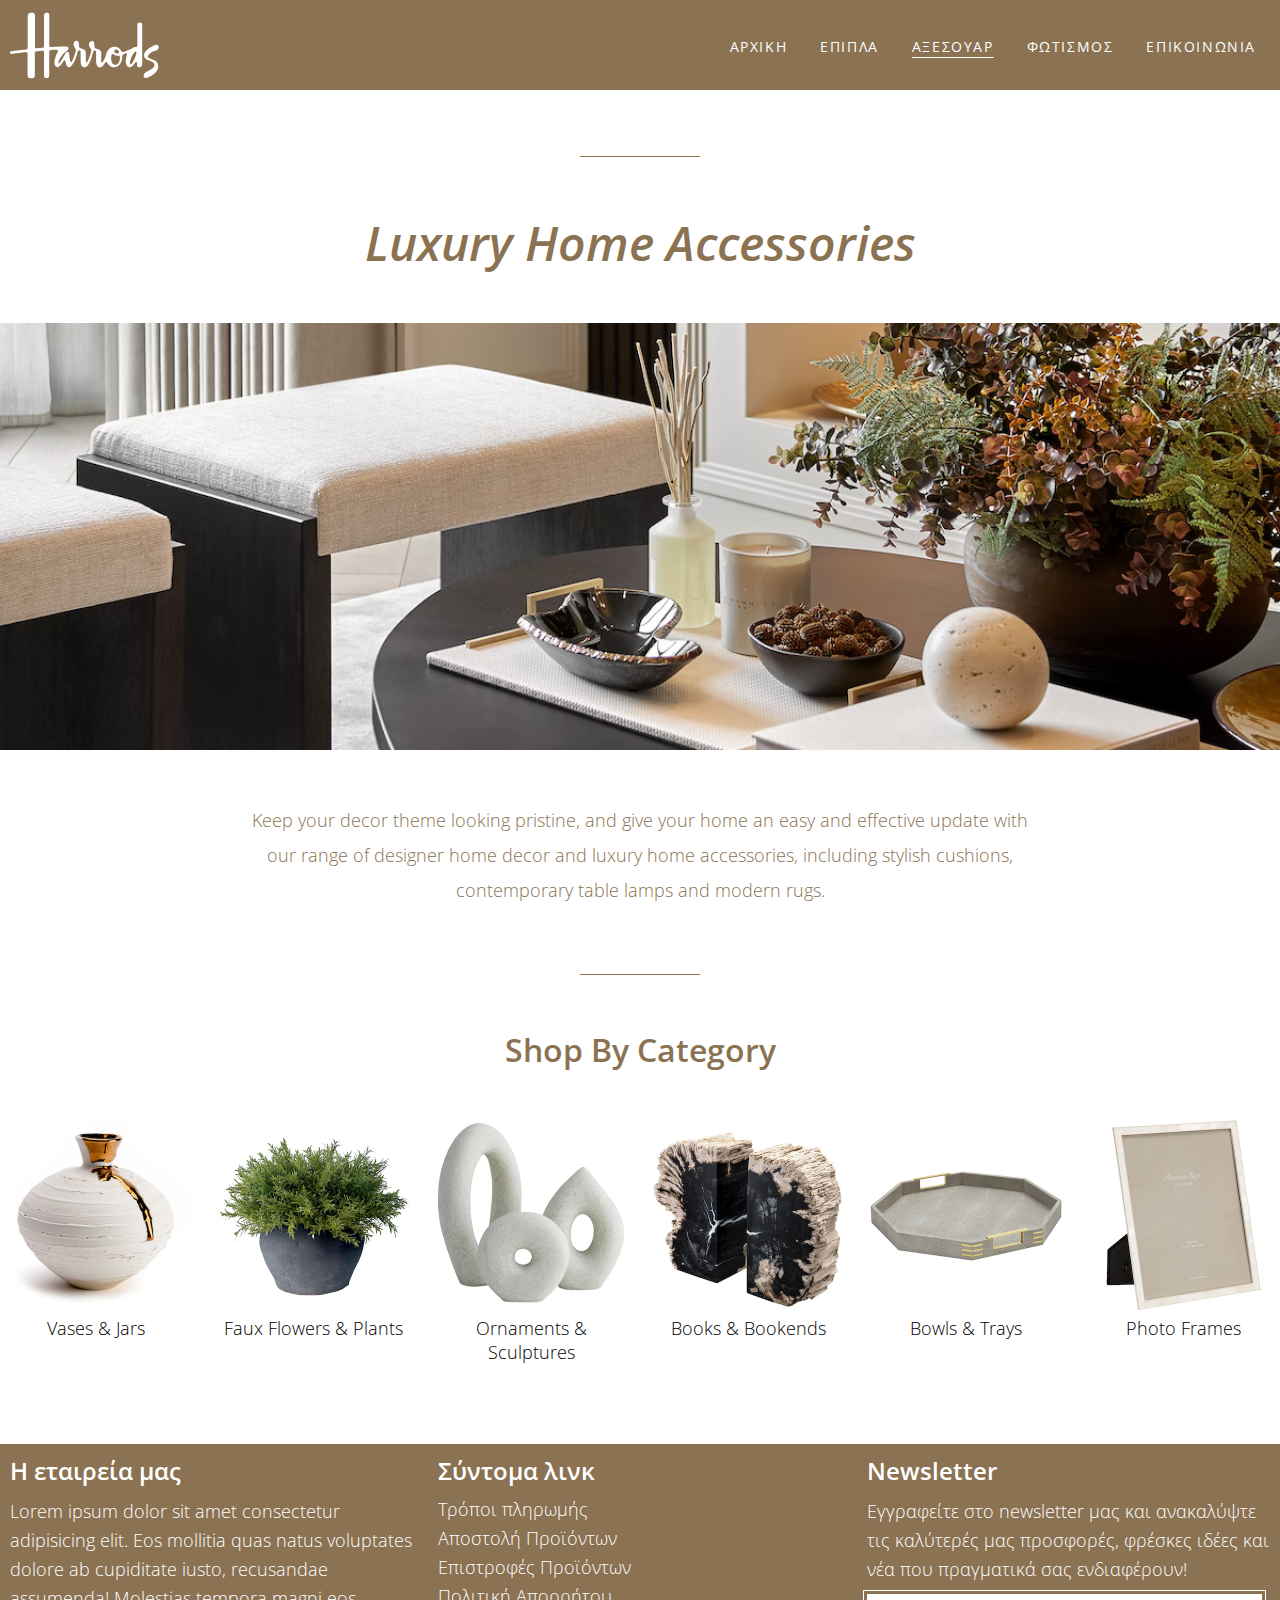
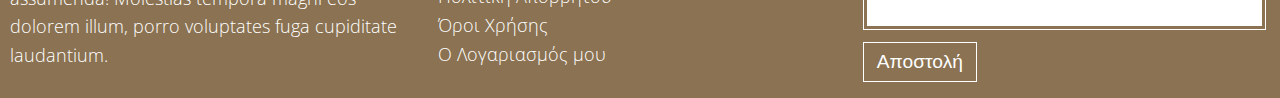
<file: accessories.html>
<!DOCTYPE html>
<html lang="en">
<head>
    <meta charset="UTF-8">
    <meta http-equiv="X-UA-Compatible" content="IE=edge">
    <meta name="viewport" content="width=device-width, initial-scale=1.0">
    <link defer href="https://fonts.googleapis.com/css?family=Open+Sans:300,400,600" rel="stylesheet">
    <link rel="stylesheet" href="css/main.css">
    <title>New Brand | Luxury Home Accessories</title>
</head>
<body>

    <div id="wrapper">
        <header>
            <div id = "logo">
                <a href="home.html"><img src="images/harrods.svg"></a>
            </div>
            <nav>
                <a href="home.html">ΑΡΧΙΚΗ</a>
                <a href="furnitures.html">ΕΠΙΠΛΑ</a>
                <a class = "active" href="accessories.html">ΑΞΕΣΟΥΑΡ</a>
                <a href="lighting.html">ΦΩΤΙΣΜΟΣ</a>
                <a href="contact.html">ΕΠΙΚΟΙΝΩΝΙΑ</a>
            </nav>
        </header>

        <main id = "accessories">
            <section class = "page-top">
                <span></span>
                <h1>Luxury Home Accessories</h1>
                <img src="images/luxury-accessories.webp" alt="">
                <p>Keep your decor theme looking pristine, and give your home an easy and effective update with our range of designer home decor and luxury home accessories, including stylish cushions, contemporary table lamps and modern rugs.</p>
                <span></span>
            </section>

            <h2 class = "cateory-title">Shop By Category</h2>
            
            <section class = "shop-by-category">
                <figure>
                    <img src="images/vases-jars.webp" alt="">
                    <figcaption>Vases & Jars</figcaption>
                </figure>
                <figure>
                    <img src="images/faux-flowers-plants.webp" alt="">
                    <figcaption>Faux Flowers & Plants</figcaption>
                </figure><figure>
                    <img src="images/ornaments-sculptures.webp" alt="">
                    <figcaption>Ornaments & Sculptures</figcaption>
                </figure><figure>
                    <img src="images/books-bookends.webp" alt="">
                    <figcaption>Books & Bookends</figcaption>
                </figure><figure>
                    <img src="images/bowls-trays.webp" alt="">
                    <figcaption>Bowls & Trays</figcaption>
                </figure><figure>
                    <img src="images/photo-frames.webp" alt="">
                    <figcaption>Photo Frames</figcaption>
                </figure>
            </section>
        </main>

        <footer class = "row3">
            <div>
                <h3>Η εταιρεία μας</h3>
                <p>Lorem ipsum dolor sit amet consectetur adipisicing elit. Eos mollitia quas natus voluptates dolore ab cupiditate iusto, recusandae assumenda! Molestias tempora magni eos dolorem illum, porro voluptates fuga cupiditate laudantium.</p>
            </div>

            <div>
                <h3>Σύντομα λινκ</h3>
                <a href="#">Τρόποι πληρωμής</a>
                <!-- <a href="/πολιτικη-ποιοτητας">Πολιτική Ποιότητας</a> -->
                <a href="#">Αποστολή Προϊόντων</a>
                <!-- <a href="/δικαιωμα-υπαναχωρησης">Δικαίωμα υπαναχώρησης</a> -->
                <!-- <a href="κωδικας-δεοντολογιας">Κώδικας Δεοντολογίας</a> -->
                <a href="#">Επιστροφές Προϊόντων</a>
                <a href="#">Πολιτική Απορρήτου</a>
                <a href="#">Όροι Χρήσης</a>
                <a href="#">Ο Λογαριασμός μου</a>
            </div>

            <div>
                <h3>Newsletter</h3>
                <p>Εγγραφείτε στο newsletter μας και ανακαλύψτε τις καλύτερές μας προσφορές, φρέσκες ιδέες και νέα που πραγματικά σας ενδιαφέρουν!</p>
                <form class = "newsletter">
                    <input type="email">
                    <input type="submit" value="Αποστολή">
                </form>
            </div>
        </footer>
    </div>

</body>
</html>
</file>
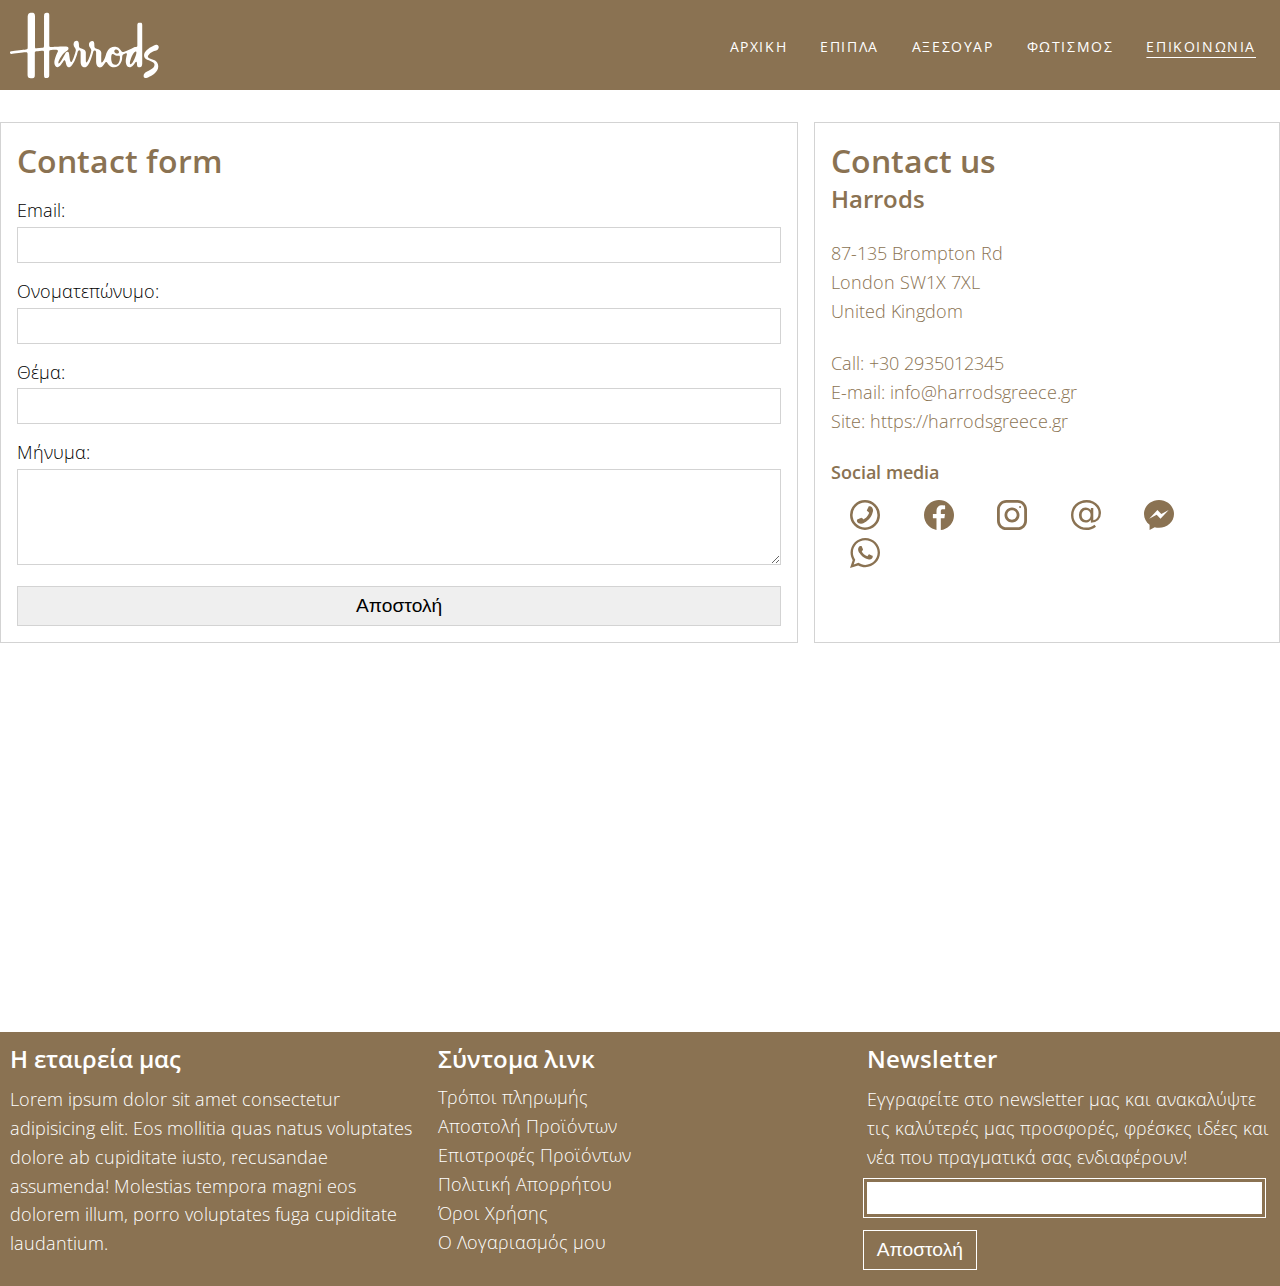
<file: contact.html>
<!DOCTYPE html>
<html lang="en">
<head>
    <meta charset="UTF-8">
    <meta http-equiv="X-UA-Compatible" content="IE=edge">
    <meta name="viewport" content="width=device-width, initial-scale=1.0">
    <link defer href="https://fonts.googleapis.com/css?family=Open+Sans:300,400,600" rel="stylesheet">
    <link rel="stylesheet" href="css/main.css">
    <link rel="stylesheet" href="css/contact.css">
    <title>New Brand | Home page</title>
</head>
<body>

    <div id="wrapper">
        <header>
            <div id = "logo">
                <a href="home.html"><img src="images/harrods.svg"></a>
            </div>
            <nav>
                <a href="home.html">ΑΡΧΙΚΗ</a>
                <a href="furnitures.html">ΕΠΙΠΛΑ</a>
                <a href="accessories.html">ΑΞΕΣΟΥΑΡ</a>
                <a href="lighting.html">ΦΩΤΙΣΜΟΣ</a>
                <a class = "active" href="contact.html">ΕΠΙΚΟΙΝΩΝΙΑ</a>
            </nav>
        </header>

        <main id = "contact">
            <section>
                <form action="#" method="post">
                    <h2>Contact form</h2>
                    <label>Email: </label>
                    <input type="email" name="your-email" value=""/>
                    <label>Ονοματεπώνυμο: </label>
                    <input type="text" name="your-name" value=""/>
                    <label>Θέμα: </label>
                    <input type="text" name="your-subject" value="" />
                    <label>Μήνυμα: </label>
                    <textarea name="your-message"></textarea>
                    <input type="submit" value="Αποστολή"/>
                </form>

                <div>
                    <h2>Contact us</h2>
                    <h3>Harrods</h3>
                    <br>
                    <p>87-135 Brompton Rd</p>
                    <p>London SW1X 7XL</p>
                    <p>United Kingdom</p>
                    <br>
                    <p>Call: +30 2935012345</p>
                    <p>E-mail: info@harrodsgreece.gr</p>
                    <p>Site: https://harrodsgreece.gr</p>
                    <br>
                    <h4>Social media</h4>
                    <p class = "social">
                        <a href="tel:+30 2935012345">
                            <img src="images/tel.svg">
                        </a>
                        <a href="https://www.facebook.com/luxurysantorinitour" target="_blank">
                            <img src="images/facebook.svg">
                        </a>
                        <a href="https://www.instagram.com/luxurysantorinitour" target="_blank">
                            <img src="images/instagram.svg">
                        </a>
                        <a href="mailto:booking@luxurysantorinitour.com" target="_blank">
                            <img src="images/email.svg">
                        </a>
                        <a href="mailto:booking@luxurysantorinitour.com" target="_blank">
                            <img src="images/messenger.svg">
                        </a>  
                        <a href="mailto:booking@luxurysantorinitour.com" target="_blank">
                            <img src="images/whatsapp.svg">
                        </a>                 
                    </p>
                </div>
            </section>

            <section>
                <iframe src="https://www.google.com/maps/embed?pb=!1m16!1m12!1m3!1d19871.78123078048!2d-0.1636249631844569!3d51.495369310117525!2m3!1f0!2f0!3f0!3m2!1i1024!2i768!4f13.1!2m1!1sharrods%20london!5e0!3m2!1sel!2sgr!4v1672743223206!5m2!1sel!2sgr" allowfullscreen="" loading="lazy" referrerpolicy="no-referrer-when-downgrade"></iframe>
            </section>

        </main>

        <footer class = "row3">
            <div>
                <h3>Η εταιρεία μας</h3>
                <p>Lorem ipsum dolor sit amet consectetur adipisicing elit. Eos mollitia quas natus voluptates dolore ab cupiditate iusto, recusandae assumenda! Molestias tempora magni eos dolorem illum, porro voluptates fuga cupiditate laudantium.</p>
            </div>

            <div>
                <h3>Σύντομα λινκ</h3>
                <a href="#">Τρόποι πληρωμής</a>
                <!-- <a href="/πολιτικη-ποιοτητας">Πολιτική Ποιότητας</a> -->
                <a href="#">Αποστολή Προϊόντων</a>
                <!-- <a href="/δικαιωμα-υπαναχωρησης">Δικαίωμα υπαναχώρησης</a> -->
                <!-- <a href="κωδικας-δεοντολογιας">Κώδικας Δεοντολογίας</a> -->
                <a href="#">Επιστροφές Προϊόντων</a>
                <a href="#">Πολιτική Απορρήτου</a>
                <a href="#">Όροι Χρήσης</a>
                <a href="#">Ο Λογαριασμός μου</a>
            </div>

            <div>
                <h3>Newsletter</h3>
                <p>Εγγραφείτε στο newsletter μας και ανακαλύψτε τις καλύτερές μας προσφορές, φρέσκες ιδέες και νέα που πραγματικά σας ενδιαφέρουν!</p>
                <form class = "newsletter">
                    <input type="email">
                    <input type="submit" value="Αποστολή">
                </form>
            </div>
        </footer>
    </div>

</body>
</html>
</file>
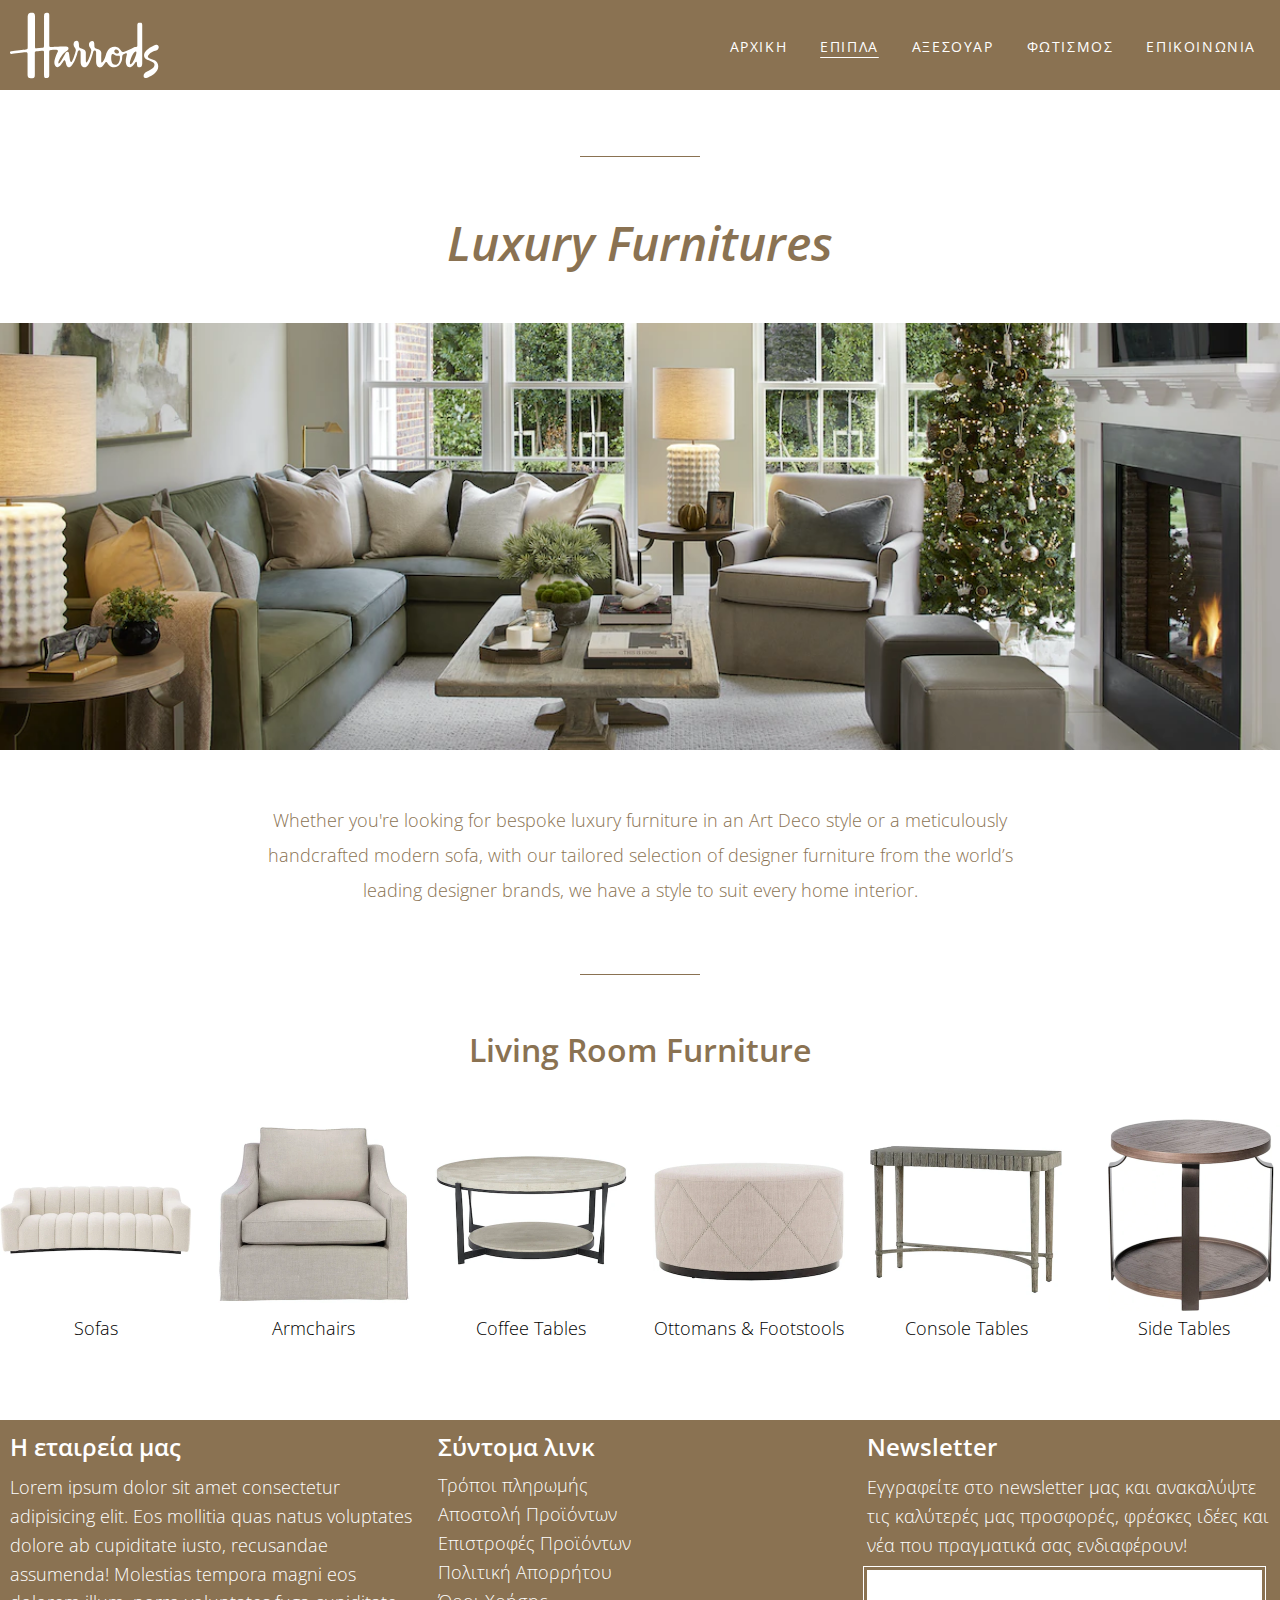
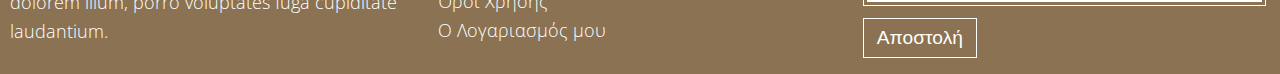
<file: furnitures.html>
<!DOCTYPE html>
<html lang="en">
<head>
    <meta charset="UTF-8">
    <meta http-equiv="X-UA-Compatible" content="IE=edge">
    <meta name="viewport" content="width=device-width, initial-scale=1.0">
    <link defer href="https://fonts.googleapis.com/css?family=Open+Sans:300,400,600" rel="stylesheet">
    <link rel="stylesheet" href="css/main.css">
    <title>New Brand | Luxury Furnitures</title>
</head>
<body>
    <div id="wrapper">
        <header>
            <div id = "logo">
                <a href="home.html"><img src="images/harrods.svg"></a>
            </div>
            <nav>
                <a href="home.html">ΑΡΧΙΚΗ</a>
                <a class = "active" href="furnitures.html">ΕΠΙΠΛΑ</a>
                <a href="accessories.html">ΑΞΕΣΟΥΑΡ</a>
                <a href="lighting.html">ΦΩΤΙΣΜΟΣ</a>
                <a href="contact.html">ΕΠΙΚΟΙΝΩΝΙΑ</a>
            </nav>
        </header>

        <main id = "furnitures">
            <section class = "page-top">
                <span></span>
                <h1>Luxury Furnitures</h1>
                <img src="images/page-top-furniture.webp" alt="">
                <p>Whether you're looking for bespoke luxury furniture in an Art Deco style or a meticulously handcrafted modern sofa, with our tailored selection of designer furniture from the world’s leading designer brands, we have a style to suit every home interior.</p>
                <span></span>
            </section>
            
            <h2 class="cateory-title">Living Room Furniture</h2>
            
            <section class="shop-by-category">
                <figure>
                    <img src="images/furnitures/sofas.webp" alt="">
                    <figcaption>Sofas</figcaption>
                </figure>
                <figure>
                    <img src="images/furnitures/armchairs.webp" alt="">
                    <figcaption>Armchairs</figcaption>
                </figure>
                <figure>
                    <img src="images/furnitures/coffee-tables.webp" alt="">
                    <figcaption>Coffee Tables</figcaption>
                </figure>
                <figure>
                    <img src="images/furnitures/footstools.webp" alt="">
                    <figcaption>Ottomans & Footstools</figcaption>
                </figure>
                <figure>
                    <img src="images/furnitures/console-tables.webp" alt="">
                    <figcaption>Console Tables</figcaption>
                </figure>
                <figure>
                    <img src="images/furnitures/side-tables.webp" alt="">
                    <figcaption>Side Tables</figcaption>
                </figure>
            </section>
            </main>

        </main>

        <footer class = "row3">
            <div>
                <h3>Η εταιρεία μας</h3>
                <p>Lorem ipsum dolor sit amet consectetur adipisicing elit. Eos mollitia quas natus voluptates dolore ab cupiditate iusto, recusandae assumenda! Molestias tempora magni eos dolorem illum, porro voluptates fuga cupiditate laudantium.</p>
            </div>

            <div>
                <h3>Σύντομα λινκ</h3>
                <a href="#">Τρόποι πληρωμής</a>
                <!-- <a href="/πολιτικη-ποιοτητας">Πολιτική Ποιότητας</a> -->
                <a href="#">Αποστολή Προϊόντων</a>
                <!-- <a href="/δικαιωμα-υπαναχωρησης">Δικαίωμα υπαναχώρησης</a> -->
                <!-- <a href="κωδικας-δεοντολογιας">Κώδικας Δεοντολογίας</a> -->
                <a href="#">Επιστροφές Προϊόντων</a>
                <a href="#">Πολιτική Απορρήτου</a>
                <a href="#">Όροι Χρήσης</a>
                <a href="#">Ο Λογαριασμός μου</a>
            </div>

            <div>
                <h3>Newsletter</h3>
                <p>Εγγραφείτε στο newsletter μας και ανακαλύψτε τις καλύτερές μας προσφορές, φρέσκες ιδέες και νέα που πραγματικά σας ενδιαφέρουν!</p>
                <form class = "newsletter">
                    <input type="email">
                    <input type="submit" value="Αποστολή">
                </form>
            </div>
        </footer>
    </div>

</body>
</html>
</file>
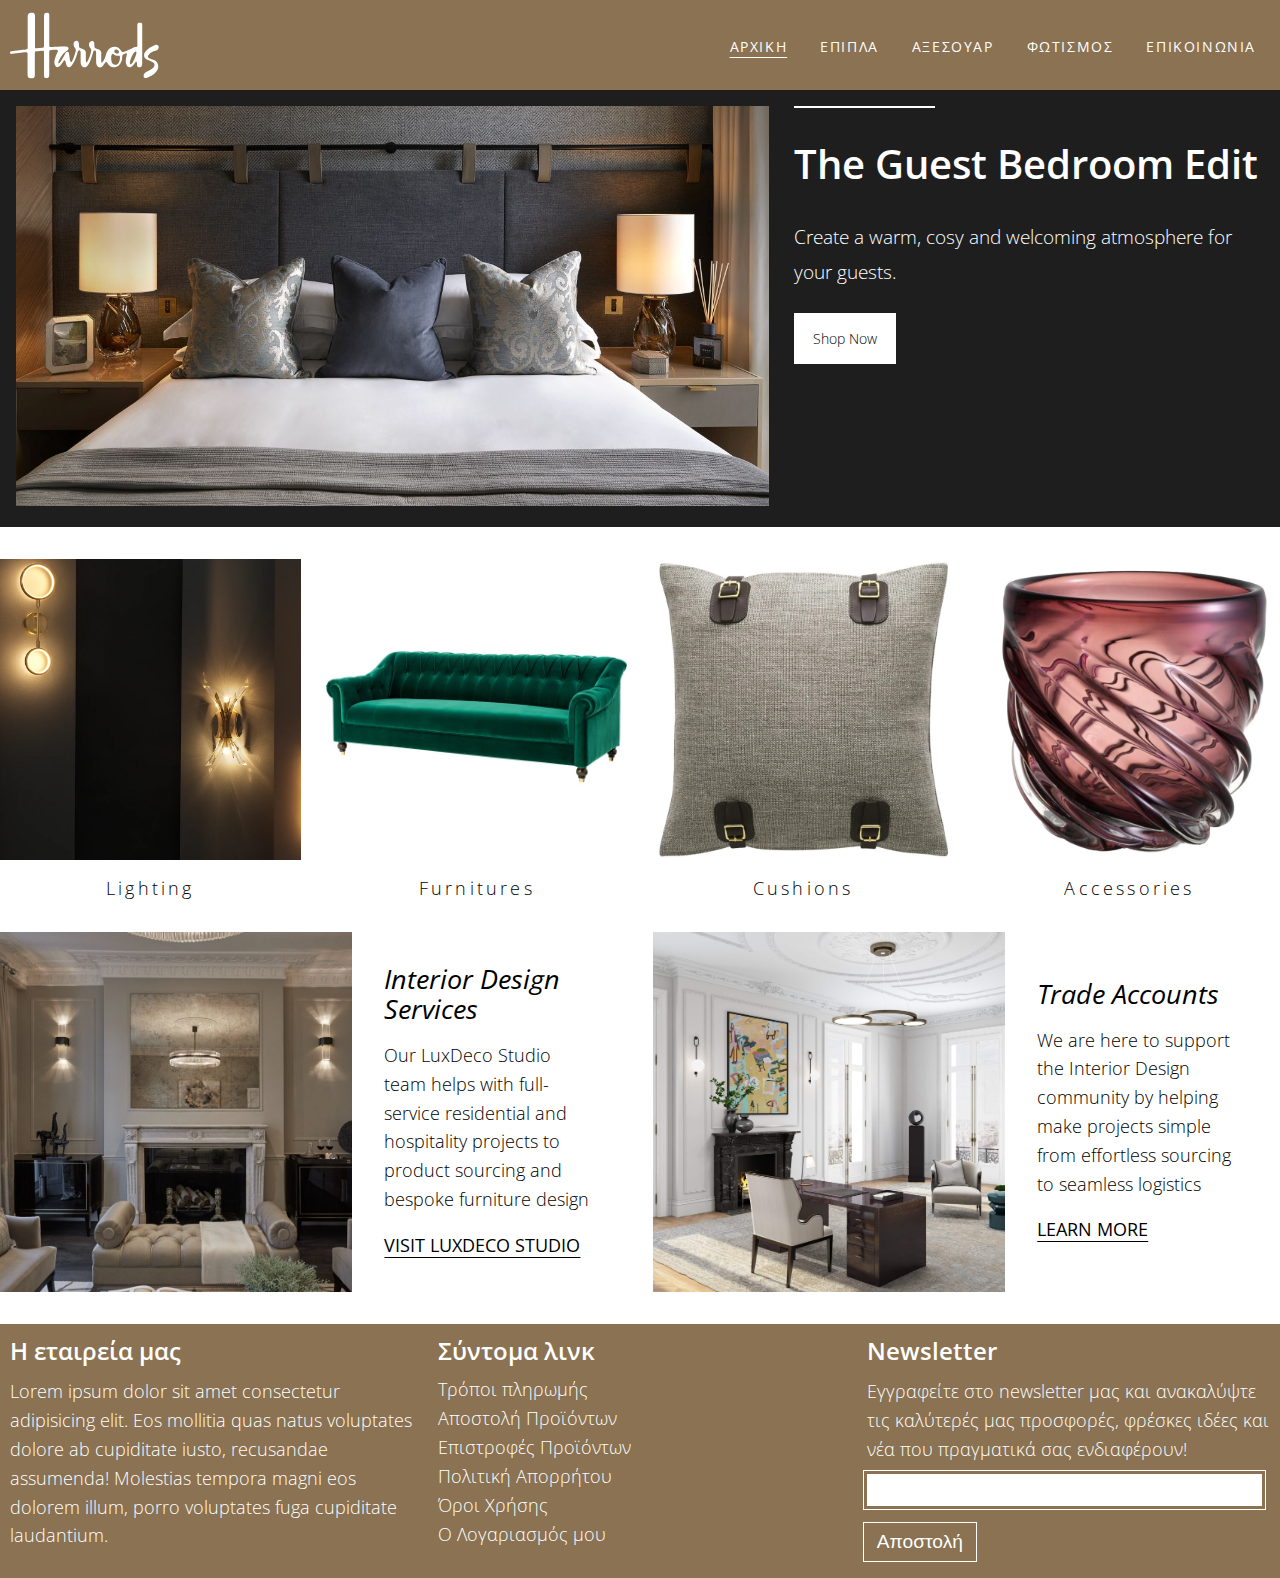
<file: home.html>
<!DOCTYPE html>
<html lang="en">
<head>
    <meta charset="UTF-8">
    <meta http-equiv="X-UA-Compatible" content="IE=edge">
    <meta name="viewport" content="width=device-width, initial-scale=1.0">
    <link defer href="https://fonts.googleapis.com/css?family=Open+Sans:300,400,600" rel="stylesheet">
    <link rel="stylesheet" href="css/main.css">
    <link rel="stylesheet" href="css/home.css">
    <title>New Brand | Home page</title>
</head>
<body>

    <div id="wrapper">
        <header>
            <div id = "logo">
                <a href="home.html"><img src="images/harrods.svg"></a>
            </div>
            <nav>
                <a class = "active" href="home.html">ΑΡΧΙΚΗ</a>
                <a href="furnitures.html">ΕΠΙΠΛΑ</a>
                <a href="accessories.html">ΑΞΕΣΟΥΑΡ</a>
                <a href="lighting.html">ΦΩΤΙΣΜΟΣ</a>
                <a href="contact.html">ΕΠΙΚΟΙΝΩΝΙΑ</a>
            </nav>
        </header>

        <main id = "home">
            <!-- https://www.luxdeco.com/ -->
            <section class = "row2 top-section">
                <div>
                    <img src="images/luxury-home.jpg">
                </div>
                <div>
                    <hr>
                    <h2>The Guest Bedroom Edit</h2>
                    <p>Create a warm, cosy and welcoming atmosphere for your guests.</p>
                    <a class = "shop-now" href="#">Shop Now</a>
                </div>
            </section>

            <section class = "row4 categories">
                <figure>
                    <img src="images/cat-lighting.webp" alt="">
                    <figcaption>Lighting</figcaption>
                </figure>
                <figure>
                    <img src="images/cat-furnitures.webp" alt="">
                    <figcaption>Furnitures</figcaption>
                </figure>
                <figure>
                    <img src="images/cat-cushions.webp" alt="">
                    <figcaption>Cushions</figcaption>
                </figure>
                <figure>
                    <img src="images/cat-accessories.webp" alt="">
                    <figcaption>Accessories</figcaption>
                </figure>
            </section>

            <section class = "row2 services">
                <div>
                    <div>
                        <img src="images/interior-a.jpg" alt="">
                    </div>
                    <div>
                        <h3>Interior Design Services</h3>
                        <p>Our LuxDeco Studio team helps with full-service residential and hospitality projects to product sourcing and bespoke furniture design</p>
                        <h4>VISIT LUXDECO STUDIO</h4>
                    </div>
                </div>
                <div>
                    <div>
                        <img src="images/interior-b.jpg" alt="">
                    </div>
                    <div>
                        <h3>Trade Accounts</h3>
                        <p>We are here to support the Interior Design community by helping make projects simple from effortless sourcing to seamless logistics</p>
                        <h4>LEARN MORE</h4>
                    </div>
                </div>
            </section>


        </main>

        <footer class = "row3">
            <div>
                <h3>Η εταιρεία μας</h3>
                <p>Lorem ipsum dolor sit amet consectetur adipisicing elit. Eos mollitia quas natus voluptates dolore ab cupiditate iusto, recusandae assumenda! Molestias tempora magni eos dolorem illum, porro voluptates fuga cupiditate laudantium.</p>
            </div>

            <div>
                <h3>Σύντομα λινκ</h3>
                <a href="#">Τρόποι πληρωμής</a>
                <!-- <a href="/πολιτικη-ποιοτητας">Πολιτική Ποιότητας</a> -->
                <a href="#">Αποστολή Προϊόντων</a>
                <!-- <a href="/δικαιωμα-υπαναχωρησης">Δικαίωμα υπαναχώρησης</a> -->
                <!-- <a href="κωδικας-δεοντολογιας">Κώδικας Δεοντολογίας</a> -->
                <a href="#">Επιστροφές Προϊόντων</a>
                <a href="#">Πολιτική Απορρήτου</a>
                <a href="#">Όροι Χρήσης</a>
                <a href="#">Ο Λογαριασμός μου</a>
            </div>

            <div>
                <h3>Newsletter</h3>
                <p>Εγγραφείτε στο newsletter μας και ανακαλύψτε τις καλύτερές μας προσφορές, φρέσκες ιδέες και νέα που πραγματικά σας ενδιαφέρουν!</p>
                <form class = "newsletter">
                    <input type="email">
                    <input type="submit" value="Αποστολή">
                </form>
            </div>
        </footer>
    </div>

</body>
</html>
</file>
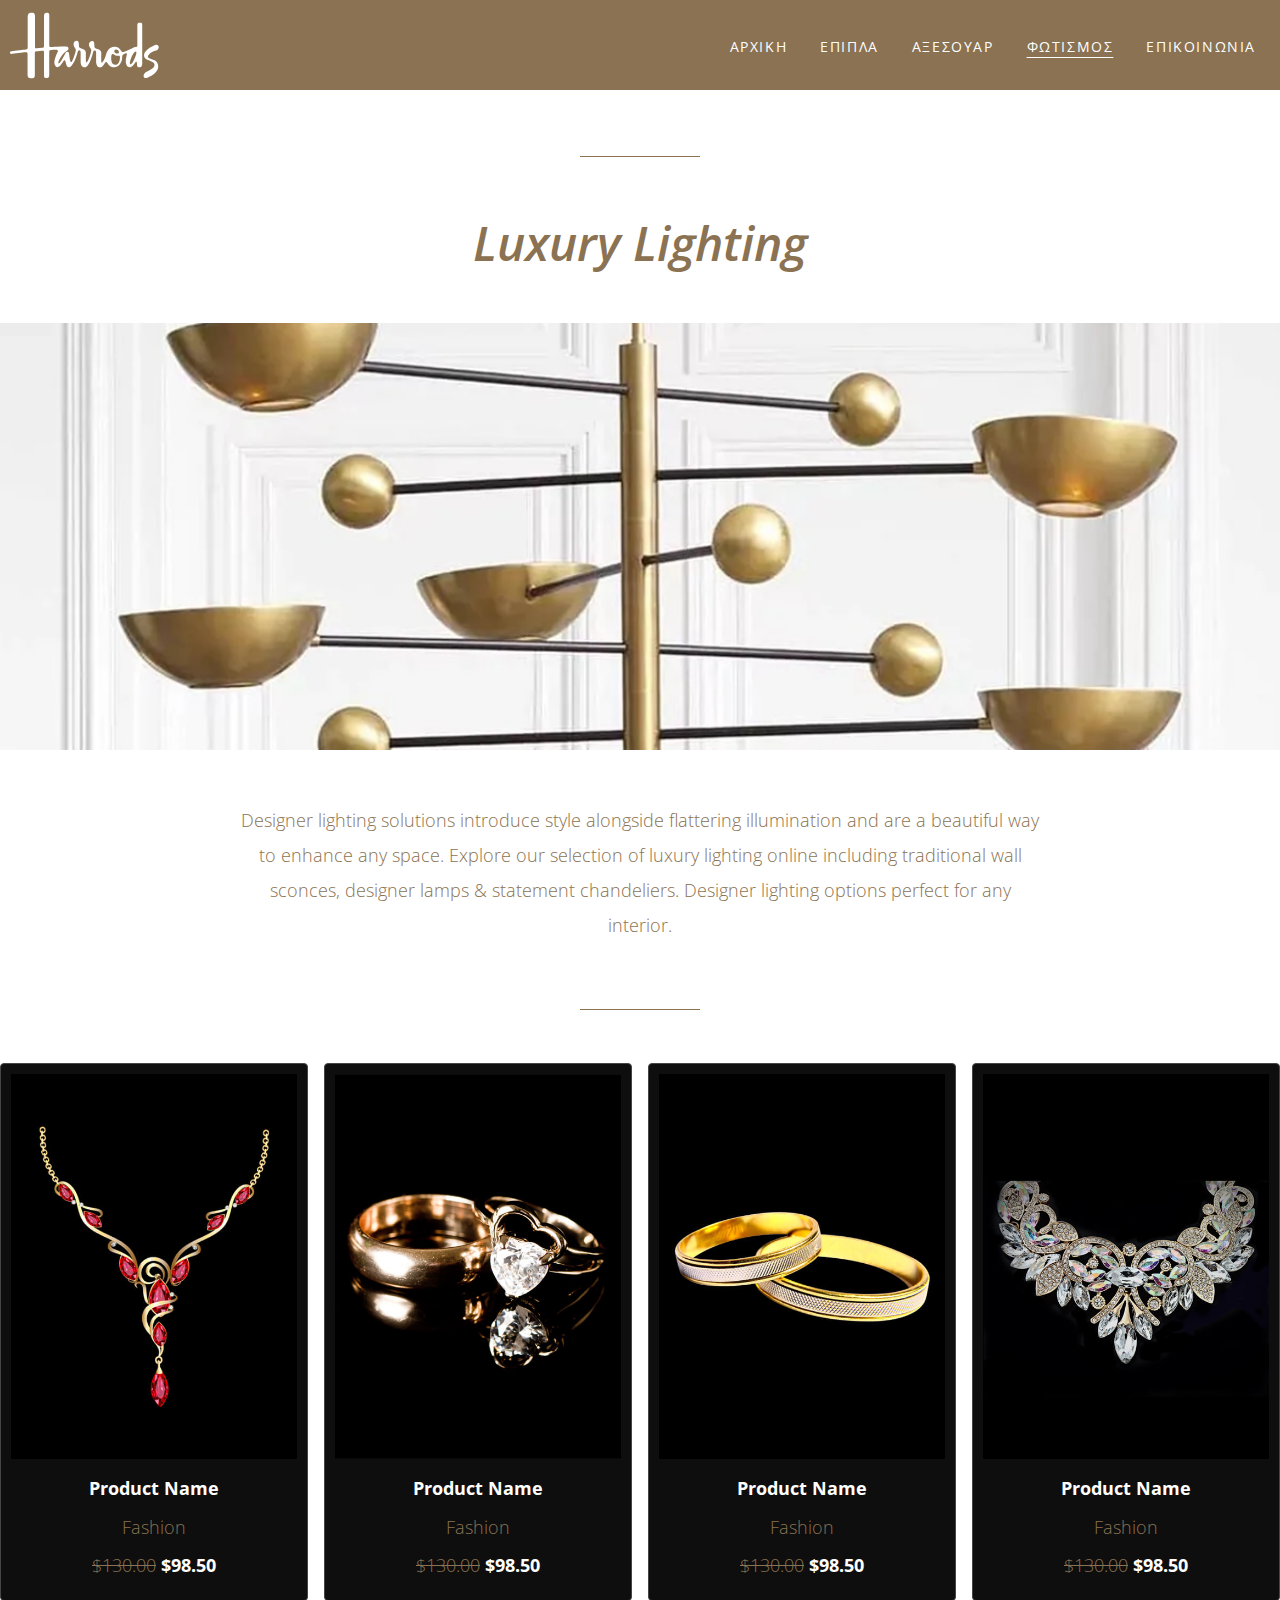
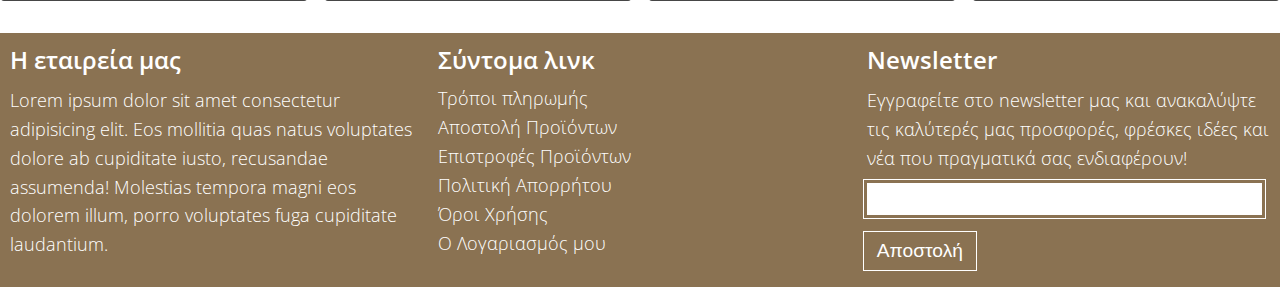
<file: lighting.html>
<!DOCTYPE html>
<html lang="en">
<head>
    <meta charset="UTF-8">
    <meta http-equiv="X-UA-Compatible" content="IE=edge">
    <meta name="viewport" content="width=device-width, initial-scale=1.0">
    <link defer href="https://fonts.googleapis.com/css?family=Open+Sans:300,400,600" rel="stylesheet">
    <link rel="stylesheet" href="css/main.css">
    <link rel="stylesheet" href="css/lighting.css">
    <title>New Brand | Home page</title>
</head>
<body>

    <div id="wrapper">
        <header>
            <div id = "logo">
                <a href="home.html"><img src="images/harrods.svg"></a>
            </div>
            <nav>
                <a href="home.html">ΑΡΧΙΚΗ</a>
                <a href="furnitures.html">ΕΠΙΠΛΑ</a>
                <a href="accessories.html">ΑΞΕΣΟΥΑΡ</a>
                <a class = "active" href="lighting.html">ΦΩΤΙΣΜΟΣ</a>
                <a href="contact.html">ΕΠΙΚΟΙΝΩΝΙΑ</a>
            </nav>
        </header>

        <main id = "lighting">
            <section class = "page-top">
                <span></span>
                <h1>Luxury Lighting</h1>
                <img src="images/luxury-lighting.webp" alt="">
                <p>Designer lighting solutions introduce style alongside flattering illumination and are a beautiful way to enhance any space. Explore our selection of luxury lighting online including traditional wall sconces, designer lamps & statement chandeliers. Designer lighting options perfect for any interior.</p>
                <span></span>
            </section>

            <section class = "row">
                <div class = "card">
                    <div class = "product">
                        <img src="images/01.jpg">
                    </div>
                    <div class = "data">
                        <p class = "product-name">Product Name</p>
                        <p>Fashion</p>
                        <p class = "price"><span>$130.00</span> <span>$98.50</span></p>
                    </div> 
                </div>

                <div class="card">
                    <div class="product">
                        <img src="images/02.jpg">
                    </div>
                    <div class="data">
                        <p class="product-name">Product Name</p>
                        <p>Fashion</p>
                        <p class="price"><span>$130.00</span> <span>$98.50</span></p>
                    </div>
                </div>

                <div class="card">
                    <div class="product">
                        <img src="images/03.jpg">
                    </div>
                    <div class="data">
                        <p class="product-name">Product Name</p>
                        <p>Fashion</p>
                        <p class="price"><span>$130.00</span> <span>$98.50</span></p>
                    </div>
                </div>

                <div class="card">
                    <div class="product">
                        <img src="images/04.jpg">
                    </div>
                    <div class="data">
                        <p class="product-name">Product Name</p>
                        <p>Fashion</p>
                        <p class="price"><span>$130.00</span> <span>$98.50</span></p>
                    </div>
                </div>
            </section>
        </main>

        <footer class = "row3">
            <div>
                <h3>Η εταιρεία μας</h3>
                <p>Lorem ipsum dolor sit amet consectetur adipisicing elit. Eos mollitia quas natus voluptates dolore ab cupiditate iusto, recusandae assumenda! Molestias tempora magni eos dolorem illum, porro voluptates fuga cupiditate laudantium.</p>
            </div>

            <div>
                <h3>Σύντομα λινκ</h3>
                <a href="#">Τρόποι πληρωμής</a>
                <!-- <a href="/πολιτικη-ποιοτητας">Πολιτική Ποιότητας</a> -->
                <a href="#">Αποστολή Προϊόντων</a>
                <!-- <a href="/δικαιωμα-υπαναχωρησης">Δικαίωμα υπαναχώρησης</a> -->
                <!-- <a href="κωδικας-δεοντολογιας">Κώδικας Δεοντολογίας</a> -->
                <a href="#">Επιστροφές Προϊόντων</a>
                <a href="#">Πολιτική Απορρήτου</a>
                <a href="#">Όροι Χρήσης</a>
                <a href="#">Ο Λογαριασμός μου</a>
            </div>

            <div>
                <h3>Newsletter</h3>
                <p>Εγγραφείτε στο newsletter μας και ανακαλύψτε τις καλύτερές μας προσφορές, φρέσκες ιδέες και νέα που πραγματικά σας ενδιαφέρουν!</p>
                <form class = "newsletter">
                    <input type="email">
                    <input type="submit" value="Αποστολή">
                </form>
            </div>
        </footer>
    </div>
</body>
</html>
</file>
<file: css/main.css>
* {
    box-sizing: border-box;
    border: none;
    margin: 0px;
    padding: 0px;
    text-decoration: none;
}

body {
    /* font-family: Verdana, Geneva, Tahoma, sans-serif; */
    /* font-family: 'GFS Neohellenic', sans-serif; */
    font-family: 'Open Sans', sans-serif;
    font-size: 18px;
    font-weight: 300;
    --firstColor: rgb(138, 114, 82);
    --secondColor: rgb(214, 201, 184);
    --thirdColor: #C6E1EE;
    --maxSiteWidth: 1350px;
    --mainFontFamily: Georgia;
    --headingsFont: 'Open Sans', sans-serif;
}

h1, h2, h3, h4, h5, h6 {
    color: var(--firstColor);
    font-family: var(--headingsFont);
    font-weight: 600;
}

h1 {
    font-size: 2.5rem; /* 40px */
}

h2 {
    font-size: 2rem;
}

h3 {
    font-size: 1.5rem;
}

p {
    color: var(--firstColor);
    line-height: 160%;
}

ul {
    list-style-type: none;
}

h2.cateory-title {
    text-align: center;
}

.row4 {
    display: flex;
    justify-content: space-between;
    gap: 2%;
    width: 100%;
}
.row4 > * {
    width: 100%;
}

.row3 {
    display: flex;
    justify-content: space-between;
    gap: 2%;
    width: 100%;
}
.row3 > * {
    width: 100%;
}

.row2 {
    display: flex;
    justify-content: space-between;
    gap: 2%;
    width: 100%;
}
.row2 > * {
    width: 100%;
}

section.page-top {
    text-align: center;
    margin: 3rem 0;
}

section.page-top > h1 {
    font-style: italic;
    font-size: 3rem;
    margin: 3rem 0;
}

section.page-top > img {
    width: 100%;
    
}

section.page-top > p {
    width: 100%;
    max-width: 800px;
    margin: 3rem auto;
    line-height: 2.2rem;
}

section.page-top > span {
    display: inline-block;
    height: 1px;
    width: 120px;
    background-color: var(--firstColor);
}

section.shop-by-category {
    width: 100%;
    display: flex;
    justify-content: space-between;
    gap: 2%;
    margin: 3rem 0px;
}

section.shop-by-category > figure {
    width: 100%;
    margin-bottom: 2rem;
}
section.shop-by-category > figure > img {
    width: 100%;
}
section.shop-by-category>figure>figcaption {
    text-align: center;
}



div#wrapper {
    width: 100%;
    max-width: var(--maxSiteWidth);
    margin:auto;
    display: flex;
    flex-direction: column;
    min-height: 100vh;
}

header {
    width: 100%;
    height: 90px;
    background-color: var(--firstColor);
    padding: 10px;
    display: flex;
    justify-content: space-between;
    align-items: center;
}
header div#logo {
    height: 100%;
}
header div#logo img {
    height: 100%;
}
header nav a {
    color: white;
    padding: 7px 14px;
    font-size: 0.9rem;
    font-weight: 400;
    letter-spacing: 0.1rem;
}
header nav a:hover, .active {
    text-decoration: underline;
    text-underline-offset: 0.3rem;
}

main {
    width: 100%;
    flex-grow: 1;
}

footer {
    background-color: var(--firstColor);
    padding: 10px;
}

footer div p {
    color: white;
}

footer div:nth-child(2) a {
    display: block;
    color: white;
    transition: all 0.5s;
    margin-bottom: 5px;
}

footer div:nth-child(2) a:hover {
    margin-left: 10px;
}

footer div h3 {
    color: white;
    margin-bottom: 10px;
}

/* newsletter */
footer form.newsletter > input {
    display: inline-block;
    padding: 5px;
    font-size: 1.2rem;
    width: calc(100% - 8px);
    margin: 10px 0px;
    outline: solid 1px white;
    outline-offset: 3px;
    color: var(--firstColor);
}

footer form.newsletter > input[type = "submit"] {
    background-color: transparent;
    border: none;
    padding: 5px 10px;
    width: fit-content;
    color: white;
    cursor: pointer;
    font-size: 1.2rem;
}

/* main img {
    width: 100px;
} */

/* 480x320 640x480 640x360 800x600 960x640 1024x768 1280x720 1280x768 1280×800 1280×1024 1366×768 1440×900 1536×864 1920×1080 */

@media screen and (max-width: 900px) {
    section.shop-by-category {
        flex-wrap: wrap;
    }
    section.shop-by-category > figure {
        width: 32%;
    }
}

@media screen and (max-width: 800px) {
    header nav {
        display: none;
    }
    .row4 {
        flex-wrap: wrap;
    }
    .row4 > * {
        width: 49%;
    }

    .row3 {
        flex-wrap: wrap;
    }
    .row3 > * {
        width: 47%;
    }
    .row3 > :nth-child(3) {
        width: 100%;
        margin-top: 2rem;
    }

    .row2 {
        flex-wrap: wrap;
    }
    .row2 > * {
        width: 100%;
    }
}

@media screen and (max-width: 600px) {
    .row4 > * {
        width: 100%;
    }

    .row3 > * {
        width: 100%;
    }
    .row3 > :nth-child(2) {
        margin-top: 2rem;
    }

    section.shop-by-category>figure {
        width: 49%;
    }
}

@media screen and (max-width: 380px) {
    section.shop-by-category>figure {
        width: 100%;
    }
}
</file>
<file: css/contact.css>
main#contact > section:nth-child(1) {
    width: 100%;
    display: flex;
    flex-direction: row;
    justify-content: center;
    gap: 1rem;
    margin: 2rem 0;
}

/* contact-form -------------------------------------- */
main#contact > section:nth-child(1) > form {
    width: 175%;
    padding: 1rem;
    border: solid thin lightgray;
}

main#contact > section:nth-child(1) > form > label {
    display: block;
    width: 100%;
    margin: 1rem 0 0.3rem;
}

main#contact > section:nth-child(1) > form > input,
main#contact > section:nth-child(1) > form > textarea {
    display: inline-block;
    width: 100%;
    padding: 0.5rem;
    border: solid thin lightgray;
    font-size: 1rem;
}

main#contact > section:nth-child(1) > form > textarea {
    height: 6rem;
}

main#contact > section:nth-child(1) > form > input[type = 'submit'] {
    display: block;
    width: 100%;
    padding: 0.5rem;
    border: solid thin lightgray;
    font-size: 1.2rem;
    margin-top: 1rem;
    cursor: pointer;
}
 /* contact-form -------------------------------------- */


/* next to form */
main#contact > section:nth-child(1) > div {
    width: 100%;
    padding: 1rem;
    border: solid thin lightgray;
}

main#contact > section:nth-child(1) > div > p.social {
    margin: 1rem 0;
}
main#contact > section:nth-child(1) > div > p.social a {
    padding: 0.2rem;
    margin: 1rem;
}

 /* map section */
 main#contact > section:nth-child(2) {
    width: 100%;
    margin: 2rem 0;
}
 main#contact > section:nth-child(2) > iframe {
    height: 20rem;
    width: 100%;
}

/* 480x320 640x480 640x360 800x600 960x640 1024x768 1280x720 1280x768 1280×800 1280×1024 1366×768 1440×900 1536×864 1920×1080 */
@media screen and (max-width: 800px) {
    main#contact > section:nth-child(1) {
        display: block;
    }
}
</file>
<file: css/home.css>
section.top-section {
    background-color: rgb(30, 30, 30);
    padding: 1rem;
}

section.top-section > div {
    width: 100%;
}

section.top-section div:first-child {
    width: 160%;
}

section.top-section div:first-child img {
    width: 100%;
    height: 100%;
    max-height: 400px;
    object-fit: cover;
    object-position: center bottom;
}

section.top-section div:last-child {
    display: flex;
    flex-direction: column;
}

section.top-section div:last-child hr {
    border: solid thin white;
    width: 30%;

}            
section.top-section div:last-child h2 {
    color: white;
    font-size: 2.5rem;
    line-height: 160%;
    margin-bottom: 1.5rem;
    margin-top: 1.5rem;
}
section.top-section div:last-child p {
    color: white;
    font-size: 1.2rem;
    line-height: 180%;
    margin-bottom: 1.5rem;
}            
section.top-section div:last-child a {
    background-color: white;
    color: black;
    padding: 1rem 1.2rem;
    display: block;
    width: fit-content;
    font-size: 0.9rem;
}


section.categories {
    margin: 2rem 0;
}
section.categories figure {
    display: flex;
    flex-direction: column;
    justify-content: space-between;
    gap: 1rem;
}
section.categories > figure > img {
    width: 100%;
    height: 100%;
    object-fit: cover;
}
section.categories > figure > figcaption {
    text-align: center;
    letter-spacing: 0.2rem;
}

/* section.services ============================================= */
section.services {
    margin: 2rem 0;
}
section.services > div {
    display: flex;
}
section.services > div > div {
    width: 100%;
}
section.services > div > div img {
    width: 100%;
    height: 100%;
    object-fit: cover;
}
section.services > div > div:last-child {
    align-self: center;
    padding: 2rem;
    width: 70%;
    line-height: 170%;
}
section.services > div > div:last-child > h3 {
    color: black;
    font-style: italic;
    font-weight: normal;
    font-size: 1.7rem;
    margin-bottom: 1rem;
}
section.services > div > div:last-child > p {
    color: black;
    margin-bottom: 1rem;
}
section.services > div > div:last-child > h4 {
    color: black;
    font-weight: normal;
    text-decoration: underline;
    text-underline-offset: 5px;
}
/* section.services ============================================= */

@media screen and (max-width: 1200px) {
    section.services > div {
        display: block;
    }
}

@media screen and (max-width: 800px) {
    section.top-section div:last-child hr {
        margin-top: 3rem;
    }
}

@media screen and (max-width: 600px) {
    section.services > div > div:last-child {
        width: 100%;
    }
}
</file>
<file: css/lighting.css>
section.row {
    width: 100%;
    display: flex;
    flex-direction: row;
    justify-content: space-between;
    /* flex-wrap:wrap; */
    gap: 1rem;
    margin: 2rem 0px;
}

section.row div.card {
    border: solid thin #464646;
    padding: 10px;
    background-color: #0e0e0e;
    border-radius: 4px;
    width: 100%;
    transition: all 0.5s;

}

section.row div.card:hover {
    border-color: #ee9b4d;
}

section.row div.card div.product {
    width: 100%;
}

section.row div.card div.product img {
    width: 100%;
}

section.row div.card div.data {
    text-align: center;
}

section.row div.card div.data p {
    margin: 10px 0px;
}

section.row div.card div.data p.product-name {
    font-size: 18px;
    font-weight: bold;
    color: white;
    transition: all 0.5s;
}

section.row div.card div.data p.product-name:hover {
    color: #ee9b4d;
}

section.row div.card div.data p.price span:nth-child(1) {
    text-decoration: line-through;
}

section.row div.card div.data p.price span:nth-child(2) {
    font-size: 18px;
    font-weight: bold;
    color: white;
}

@media screen and (max-width: 800px) {
    section.row {
        flex-wrap: wrap;
    }

    section.row div.card {
        width: 47%;
    }
}

@media screen and (max-width: 600px) {
    section.row div.card {
        width: 100%;
    }
}
</file>
